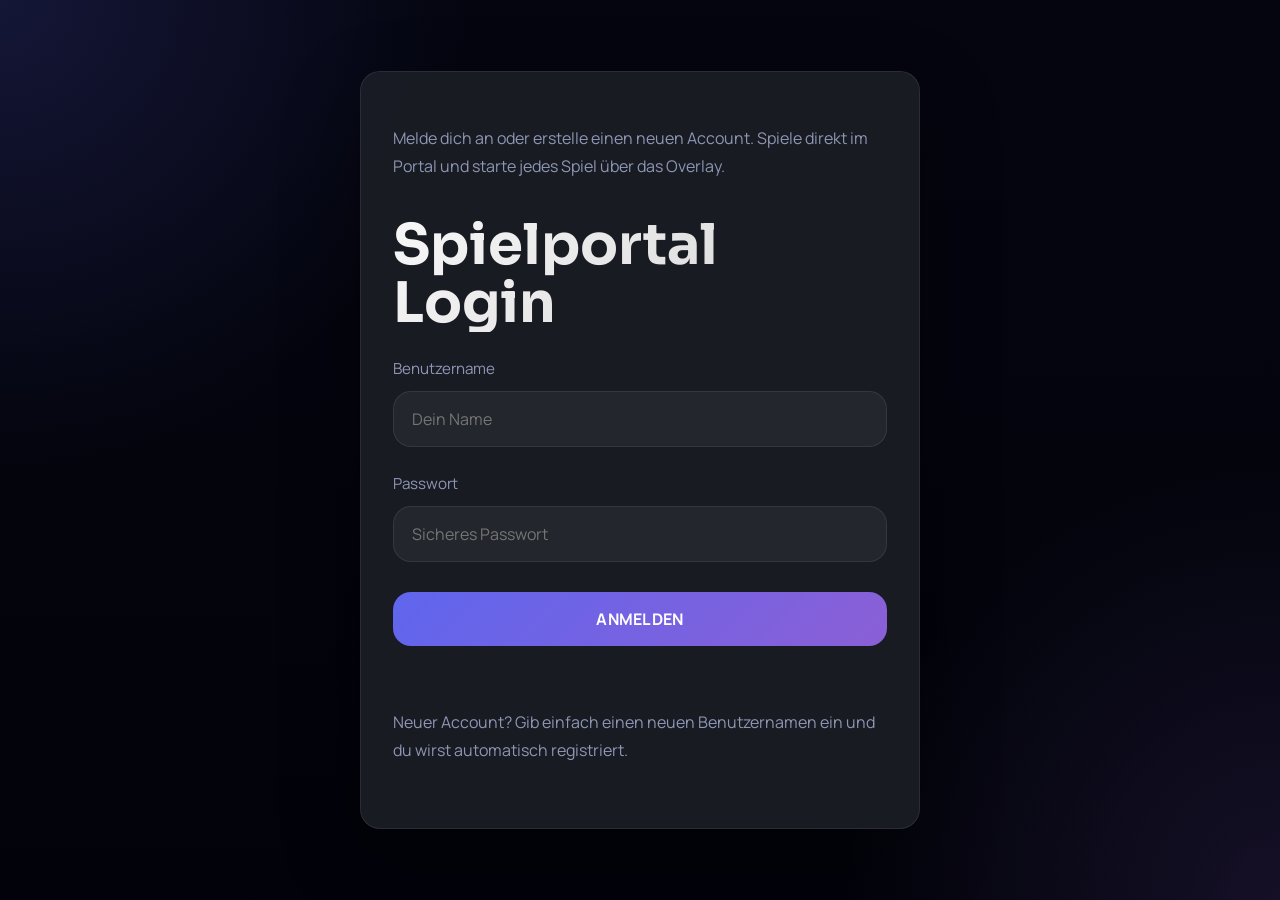
<file: index.html>
<!DOCTYPE html>
<html lang="de">
<head>
  <meta charset="UTF-8" />
  <meta name="viewport" content="width=device-width, initial-scale=1.0" />
  <title>Spielportal Anmeldung</title>
  <link rel="preconnect" href="https://fonts.googleapis.com" />
  <link rel="preconnect" href="https://fonts.gstatic.com" crossorigin />
  <link href="https://fonts.googleapis.com/css2?family=Manrope:wght@400;500;600;700&family=Sora:wght@600;700;800&display=swap" rel="stylesheet" />
  <link rel="stylesheet" href="styles.css" />
</head>
<body data-page="login">
  <main class="auth">
    <div class="panel">
      <p class="caption">Melde dich an oder erstelle einen neuen Account. Spiele direkt im Portal und starte jedes Spiel über das Overlay.</p>
      <h1>Spielportal Login</h1>
      <form id="login-form">
        <div class="form-field">
          <label for="username">Benutzername</label>
          <input id="username" name="username" type="text" autocomplete="username" placeholder="Dein Name" required />
        </div>
        <div class="form-field">
          <label for="password">Passwort</label>
          <input id="password" name="password" type="password" autocomplete="current-password" placeholder="Sicheres Passwort" required />
        </div>
        <div class="form-actions">
          <button type="submit" class="btn block">Anmelden</button>
        </div>
        <div id="login-error"></div>
      </form>
      <p class="caption" style="margin-top:22px;">Neuer Account? Gib einfach einen neuen Benutzernamen ein und du wirst automatisch registriert.</p>
    </div>
  </main>
  <script src="app.js"></script>
</body>
</html>
</file>
<file: styles.css>
:root{
  --bg:#04050f;
  --fg:#e2e4f0;
  --muted:#8e96b4;
  --primary:#5f66ee;
  --secondary:#8b5fd6;
  --glass:#12172f;
  --border:#252b4d;
  --success:#35d07f;
  --danger:#ff5c8a;
}

*{box-sizing:border-box;}
html,body{margin:0;padding:0;min-height:100%;background:#04050f;color:var(--fg);font-family:Manrope,system-ui,sans-serif;overflow-x:hidden;}
body{background:radial-gradient(circle at top left,rgba(95,102,238,.18),transparent 30%),radial-gradient(circle at bottom right,rgba(139,95,214,.14),transparent 28%),linear-gradient(180deg,#04050f 0%,#02030a 100%);}
button,input{font:inherit;}
a{color:inherit;text-decoration:none;}

.wrap{position:relative;z-index:1;max-width:1120px;margin:0 auto;padding:60px 24px;}
section{margin-bottom:32px;}
.panel{width:min(560px,100%);background:rgba(26,29,36,.95);border:1px solid rgba(255,255,255,.08);box-shadow:0 28px 80px rgba(0,0,0,.32);border-radius:20px;backdrop-filter:blur(20px);padding:40px;}

h1{font-family:Sora,system-ui,sans-serif;font-size:clamp(2rem,4.5vw,3.5rem);line-height:1.03;margin-bottom:18px;color:transparent;background:linear-gradient(135deg,#f7f7f7,#d2d2d2);background-clip:text;-webkit-background-clip:text;}
h2,h3{font-family:Sora,system-ui,sans-serif;}
p{line-height:1.75;color:var(--muted);}

.form-field{display:grid;gap:12px;margin-top:26px;}
.form-field label{display:flex;flex-direction:column;gap:10px;font-size:.95rem;color:var(--muted);}
.form-field input{background:rgba(255,255,255,.05);border:1px solid rgba(255,255,255,.08);border-radius:18px;padding:16px 18px;color:var(--fg);outline:none;transition:border-color .2s,box-shadow .2s;}
.form-field input:focus{border-color:rgba(95,102,238,.6);box-shadow:0 0 0 4px rgba(95,102,238,.08);}
.form-actions{display:grid;gap:14px;margin-top:30px;}
#login-error{margin-top:16px;color:var(--danger);font-weight:600;min-height:24px;}

.btn{display:inline-flex;align-items:center;justify-content:center;gap:10px;padding:16px 22px;border:none;border-radius:18px;font-weight:700;color:#fff;background:linear-gradient(135deg,var(--primary),var(--secondary));text-transform:uppercase;letter-spacing:.02em;transition:opacity .2s,transform .2s;}
.btn:hover{opacity:.95;transform:translateY(0);}
.btn.secondary{background:rgba(255,255,255,.08);color:var(--fg);}
.btn.danger{background:var(--danger);}
.btn.block{width:100%;}

.hidden{display:none!important;}

.auth{min-height:100vh;display:grid;place-items:center;padding:24px;}
.auth .panel{padding:36px 32px;}
.auth .caption{color:var(--muted);margin-bottom:28px;}
#login-error{margin-top:16px;color:var(--danger);font-weight:600;}

.topbar{display:flex;flex-wrap:wrap;justify-content:space-between;gap:18px;padding:26px 24px;border-radius:22px;margin-bottom:28px;background:linear-gradient(180deg,rgba(255,255,255,.08),rgba(255,255,255,.03));border:1px solid rgba(255,255,255,.12);}
.topbar .brand{display:grid;gap:6px;}
.brand .tag{color:var(--muted);font-size:1rem;font-weight:700;text-transform:uppercase;letter-spacing:.16em;}
.profile-summary{display:grid;gap:10px;text-align:right;}
.profile-summary strong{display:block;font-size:1.7rem;line-height:1;}
.profile-summary a{min-width:140px;}
.profile-box{display:grid;grid-template-columns:repeat(3,minmax(120px,1fr));gap:16px;padding:24px;border-radius:22px;background:rgba(255,255,255,.05);border:1px solid rgba(255,255,255,.10);}
.profile-item{display:grid;gap:6px;}
.profile-item span{color:var(--muted);font-size:.95rem;}
.profile-item strong{font-size:1.45rem;display:block;}

.grid{display:grid;gap:28px;}
@media(min-width:820px){.grid{grid-template-columns:repeat(2,1fr);}}
.card{display:grid;grid-template-rows:min-content 1fr auto;gap:18px;padding:28px;border-radius:22px;background:linear-gradient(180deg,rgba(255,255,255,.04),rgba(255,255,255,.02));border:1px solid rgba(255,255,255,.1);box-shadow:0 20px 60px rgba(0,0,0,.22);transition:transform .25s,box-shadow .25s;}
.card:hover{box-shadow:0 24px 66px rgba(0,0,0,.22);}
.card .thumb{display:inline-flex;align-items:center;justify-content:center;height:120px;border-radius:18px;background:rgba(255,255,255,.08);font-family:Sora,system-ui,sans-serif;font-weight:800;font-size:1.55rem;color:#fff;text-transform:uppercase;letter-spacing:.04em;}
.card .thumb.t1{background:linear-gradient(135deg,#1b1e4b,#5f66ee,#0b0d24);}
.card .thumb.t2{background:linear-gradient(135deg,#0d2b3f,#2f8fd0,#101a3a);}
.card .thumb.t3{background:linear-gradient(135deg,#4a2f0b,#e0a13a,#1a1204);}
.card h3{margin:0;font-size:1.4rem;}
.card p{margin:0;color:var(--muted);line-height:1.55;}
.card .card-actions{display:flex;justify-content:space-between;align-items:center;gap:14px;flex-wrap:wrap;}
.card .play-btn{all:unset;cursor:pointer;display:inline-flex;align-items:center;justify-content:center;padding:14px 20px;border-radius:16px;background:linear-gradient(135deg,var(--primary),var(--secondary));color:#fff;font-weight:700;transition:opacity .2s;}
.card .play-btn:hover{opacity:.95;}
.card .meta{display:grid;gap:8px;}

.note-box{padding:28px 28px;border-radius:22px;background:rgba(255,255,255,.05);border:1px solid rgba(255,255,255,.12);display:grid;gap:16px;}

.footer-actions{display:flex;flex-wrap:wrap;gap:14px;align-items:center;margin-top:18px;}

#game-view{position:fixed;inset:0;z-index:50;display:none;align-items:center;justify-content:center;padding:16px;background:rgba(0,0,0,.72);backdrop-filter:blur(10px);}
#game-view.on{display:flex;}
.overlay-panel{display:grid;gap:18px;max-width:560px;width:100%;padding:24px;background:rgba(16,20,38,.98);border:1px solid rgba(255,255,255,.12);border-radius:20px;}
.overlay-header{display:flex;justify-content:space-between;align-items:center;gap:14px;}
.overlay-header h2{margin:0;font-size:1.45rem;letter-spacing:.03em;}
.overlay-actions{display:grid;gap:14px;}
#game-view .close-btn{margin-top:0;}
#game-description{color:var(--muted);line-height:1.6;}

.settings-panel{max-width:680px;}
.settings-panel .info-grid{display:grid;gap:16px;margin:24px 0;padding:24px;border-radius:24px;background:rgba(20,26,51,.72);border:1px solid rgba(255,255,255,.06);}
.settings-panel .info-item{display:grid;gap:6px;}
.settings-panel .info-item strong{font-size:1.35rem;}
.settings-panel .button-group{display:flex;flex-wrap:wrap;gap:14px;}
.settings-panel .note{color:var(--muted);margin-top:18px;}

.toast{position:fixed;bottom:24px;left:50%;transform:translateX(-50%) translateY(20px);padding:14px 18px;border-radius:18px;background:rgba(10,14,33,.95);color:#fff;font-weight:600;opacity:0;transition:opacity .35s,transform .35s;pointer-events:none;z-index:9999;}
.toast.visible{opacity:1;transform:translateX(-50%) translateY(0);}
</file>
